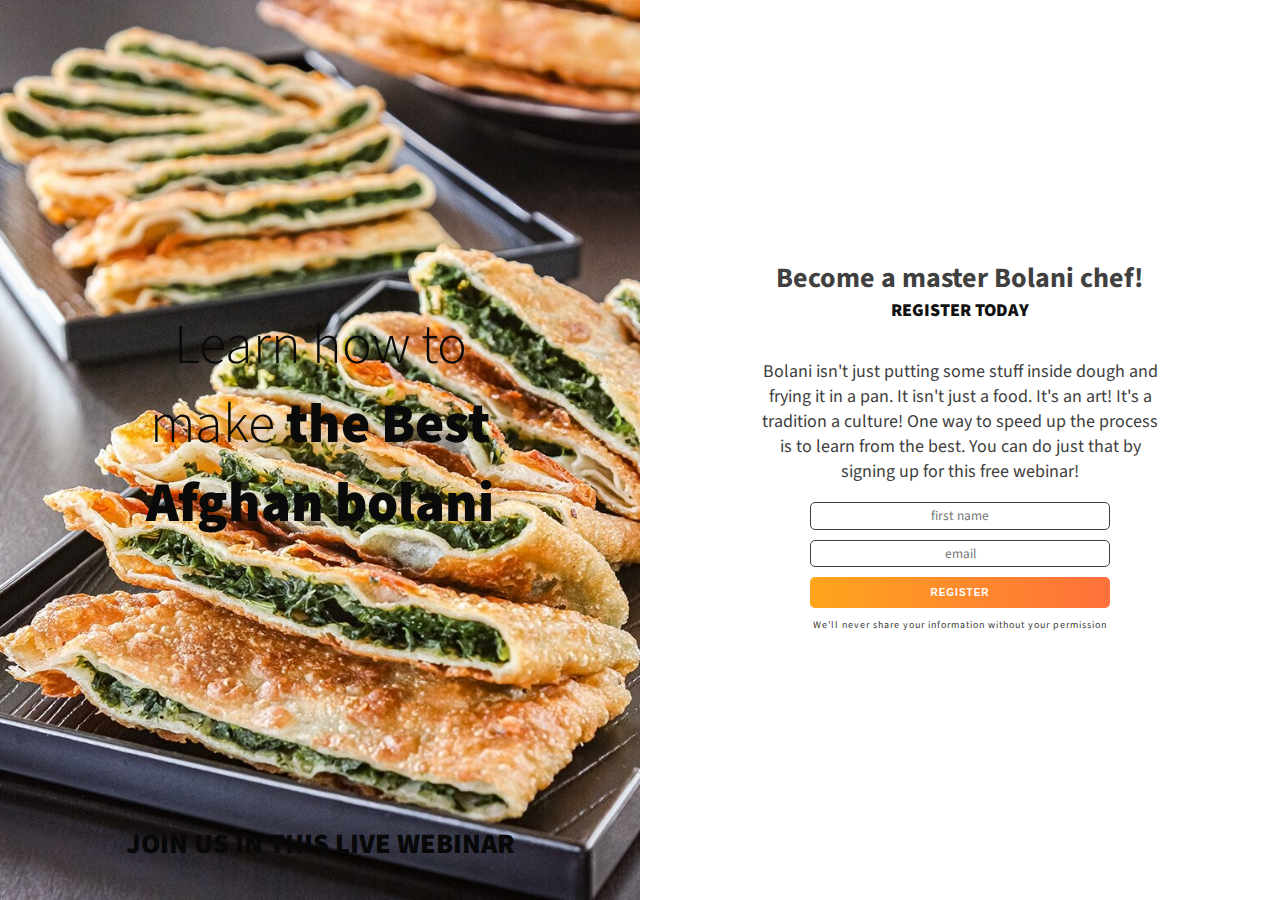
<file: Bolani webinar registration page/index.html>
<!DOCTYPE html>
<html>
    <head>
        <meta charset="UTF-8" />
        <meta name="viewport" content="width=device-width, initial-scale=1" />
        <meta name="author" content="Carlos Rangel" />
        <title>Become a Bolani master!</title>
        <link href="https://fonts.googleapis.com/css?family=Source+Sans+Pro:300,400,900&display=swap" rel="stylesheet">
        <link href="./css/styles.css" rel="stylesheet" />
    </head>


    <body>

        <div class="intro">
            <br>
            <h1>Learn how to make <strong>the Best Afghan bolani</strong></h1>
            <p>Join us in this live webinar</p>
        </div>

        <div class="main-content">
            <h2>Become a master Bolani chef!</h2>
            <p>REGISTER TODAY</p>
            <p>Bolani isn't just putting some stuff inside dough and frying it in a pan. It isn't just a food. 
                It's an art! It's a tradition a culture! One way to speed up the process is to learn from the best. 
                You can do just that by signing up for this free webinar!</p>
            <!-- Form will go here -->

            <form class="email-collector" action="#" method="POST">
                <input type="text" required placeholder="first name">
                <input type="email" required  placeholder="email">
                <button class="btn btn-primary" type="submit">Register</button>
            </form>
            
            <p class="fine-print">We'll never share your information without your permission</p>
        </div>

    </body>

</html>
</file>
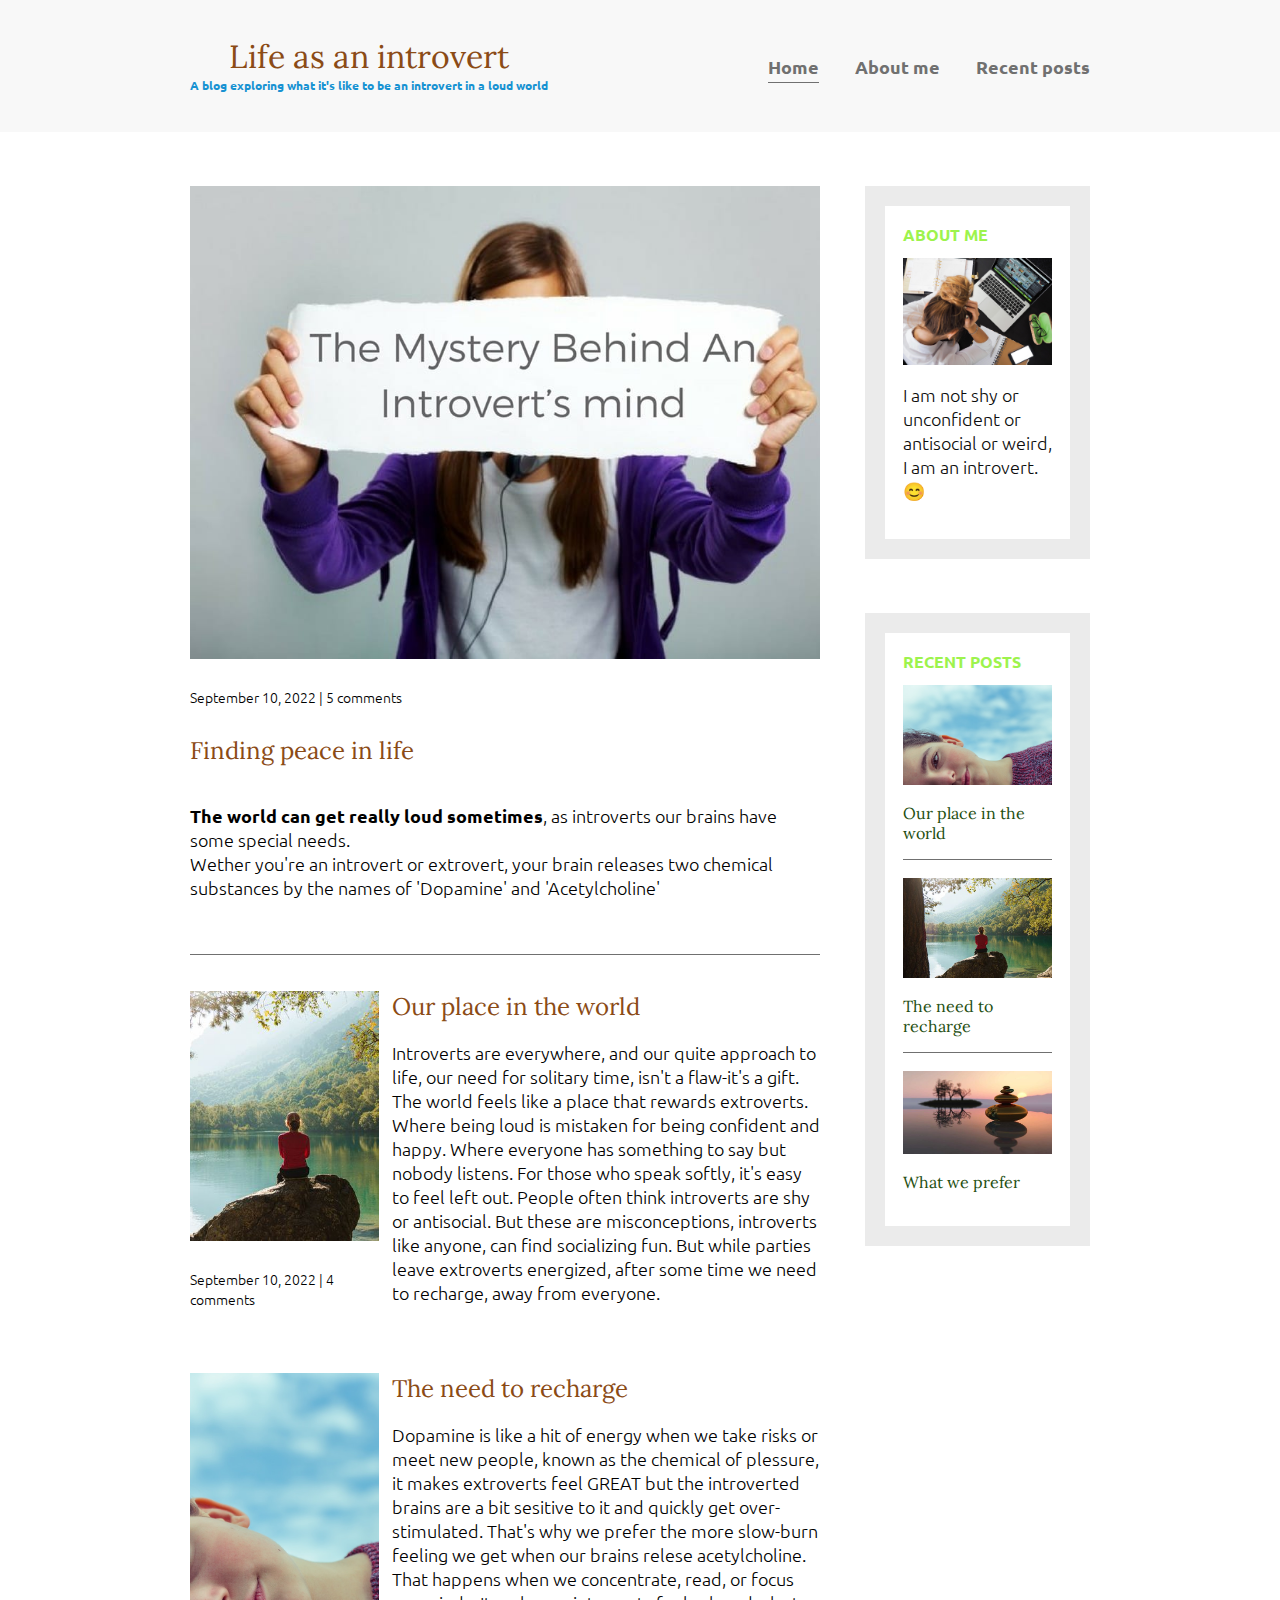
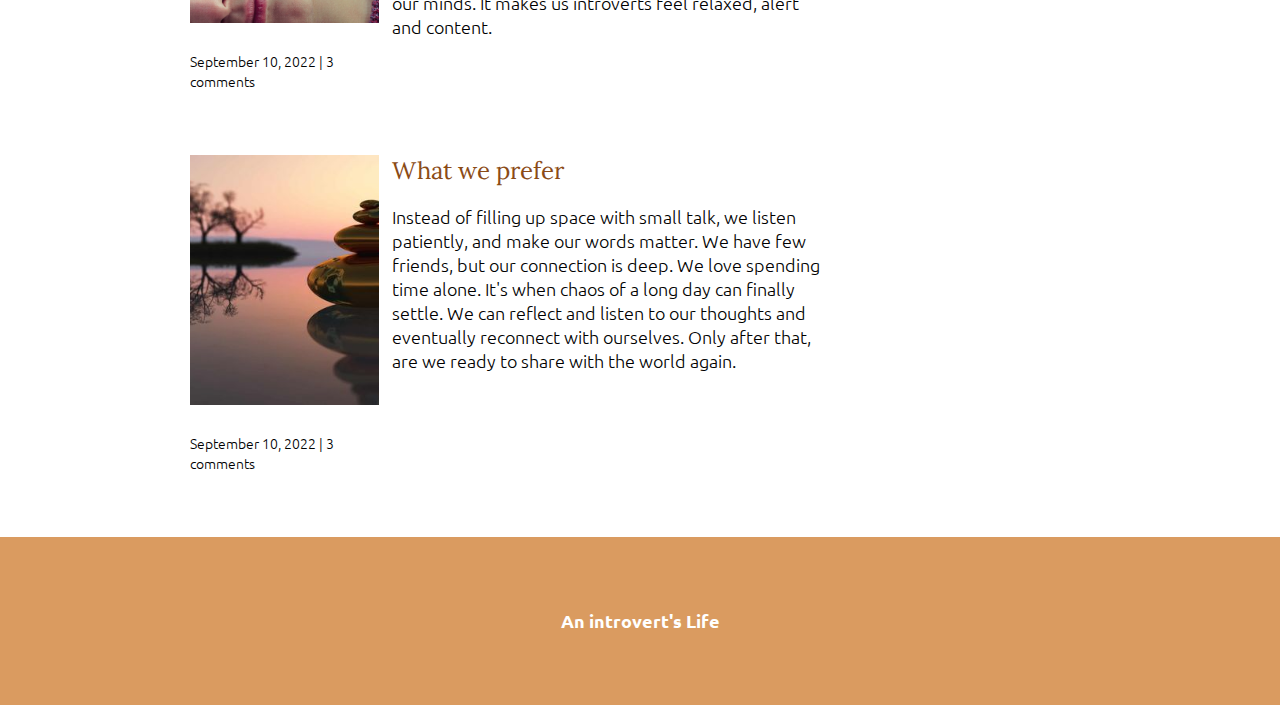
<file: Scrimba module 5 exercise/index.html>
<html>
  <head>
    <meta charset="UTF-8" />
    <meta name="viewport" content="width=device-width, initial-scale=1" />
    <meta name="author" content="webdevterri">
    <link
      href="https://fonts.googleapis.com/css?family=Lora|Ubuntu:300,400,700&display=swap"
      rel="stylesheet"
    />
    <link rel="stylesheet" href="css/styles.css" />
  </head>
  <body>
    <header>
      <div class="container container-flex">
        <div class="site-title">
          <h1>Life as an introvert</h1>
          <p class="subtitle">A blog exploring what it's like to be an introvert in a loud world</p>
        </div>
        <nav>
          <ul>
            <li><a class="current-page" href="index.html">Home</a></li>
            <li><a href="about-me.html">About me</a></li>
            <li><a href="recent-posts.html">Recent posts</a></li>
          </ul>
        </nav>
      </div>
      <!-- / .container -->
    </header>

    <div class="container container-flex">
      <main role="main">
        <article class="article-feature">
          <h2 class="article-title">Finding peace in life</h2>
          <img
            src="img/girl.jpg"
            alt="a girl giving a message"
            class="article-image"
          />
          <p class="article-info">September 10, 2022 | 5 comments</p>
          <p class="article-body">
            <strong>The world can get really loud sometimes</strong>, as introverts our brains have some special needs. <br>
             Wether you're an introvert or extrovert, your brain releases two chemical substances by the names of 'Dopamine' and 'Acetylcholine' 

          </p>
        </article>

        <article class="article-recent">
          <div class="article-recent-main">
            <h2 class="article-title">Our place in the world</h2>
            <p class="article-body">
              Introverts are everywhere, and our quite approach to life, our need for solitary time,
               isn't a flaw-it's a gift. The world feels like a place that rewards extroverts. Where being loud 
               is mistaken for being confident and happy. Where everyone has something to say but nobody listens. 
               For those who speak softly, it's easy to feel left out. People often think introverts are shy or antisocial.
               But these are misconceptions, introverts like anyone, can find socializing fun. But while parties leave extroverts 
               energized, after some time we need to recharge, away from everyone. 
            </p>
          </div>
          <div class="article-recent-secondary">
            <img
              src="img/work.jpg"
              alt="an introvert recharging"
              class="article-image"
            />
            <p class="article-info">September 10, 2022 | 4 comments</p>
          </div>
        </article>

        <article class="article-recent">
          <div class="article-recent-main">
            <h2 class="article-title">The need to recharge</h2>
            <p class="article-body">
              Dopamine is like a hit of energy when we take risks or meet new people, known as the chemical of
               plessure, it makes extroverts feel GREAT 
              but the introverted brains are a bit sesitive to it and quickly get over-stimulated. That's why 
              we prefer the more slow-burn feeling we get
              when our brains relese acetylcholine. That happens when we concentrate, read, or focus our minds.
               It makes us introverts feel relaxed, alert and content. 
            </p>
          </div>
          <div class="article-recent-secondary">
            <img
              src="img/introvert.jpg"
              alt="an introverted girl"
              class="article-image"
            />
            <p class="article-info">September 10, 2022 | 3 comments</p>
          </div>
        </article>

        <article class="article-recent">
          <div class="article-recent-main">
            <h2 class="article-title">What we prefer</h2>
            <p class="article-body">
              Instead of filling up space with small talk, we listen patiently, and make our words matter.
              We have few friends, but our connection is deep. We love spending time alone. It's when chaos of a 
              long day can finally settle. We can reflect and listen to our thoughts and eventually reconnect with ourselves.
              Only after that, are we ready to share with the world again.
            </p>
          </div>
          <div class="article-recent-secondary">
            <img
              src="img/deco.jpg"
              alt="balanced stones"
              class="article-image"
            />
            <p class="article-info">September 10, 2022 | 3 comments</p>
          </div>
        </article>
      </main>

      <aside class="sidebar">
        <div class="sidebar-widget">
          <h2 class="widget-title">About me</h2>
          <img
            src="img/about-me.jpg"
            alt="woman technologist"
            class="widget-image"
          />
          <p class="widget-body">
            I am not shy or unconfident or antisocial or weird, I am an introvert. 😊
          </p>
        </div>

        <div class="sidebar-widget">
          <h2 class="widget-title">Recent posts</h2>
          <div class="widget-recent-post">
            <h3 class="widget-recent-post-title">Our place in the world</h3>
            <img
              src="img/introvert.jpg"
              alt="an introverted girl"
              class="widget-image"
            />
          </div>
          <div class="widget-recent-post">
            <h3 class="widget-recent-post-title">The need to recharge</h3>
            <img
              src="img/work.jpg"
              alt="An introverted recharging"
              class="widget-image"
            />
          </div>
          <div class="widget-recent-post">
            <h3 class="widget-recent-post-title">What we prefer</h3>
            <img
              src="img/deco.jpg"
              alt="Balanced stones."
              class="widget-image"
            />
          </div>
        </div>
      </aside>
    </div>
    <footer>
      <p><strong>An introvert's Life</strong></p>
    </footer>
  </body>
</html>
</file>
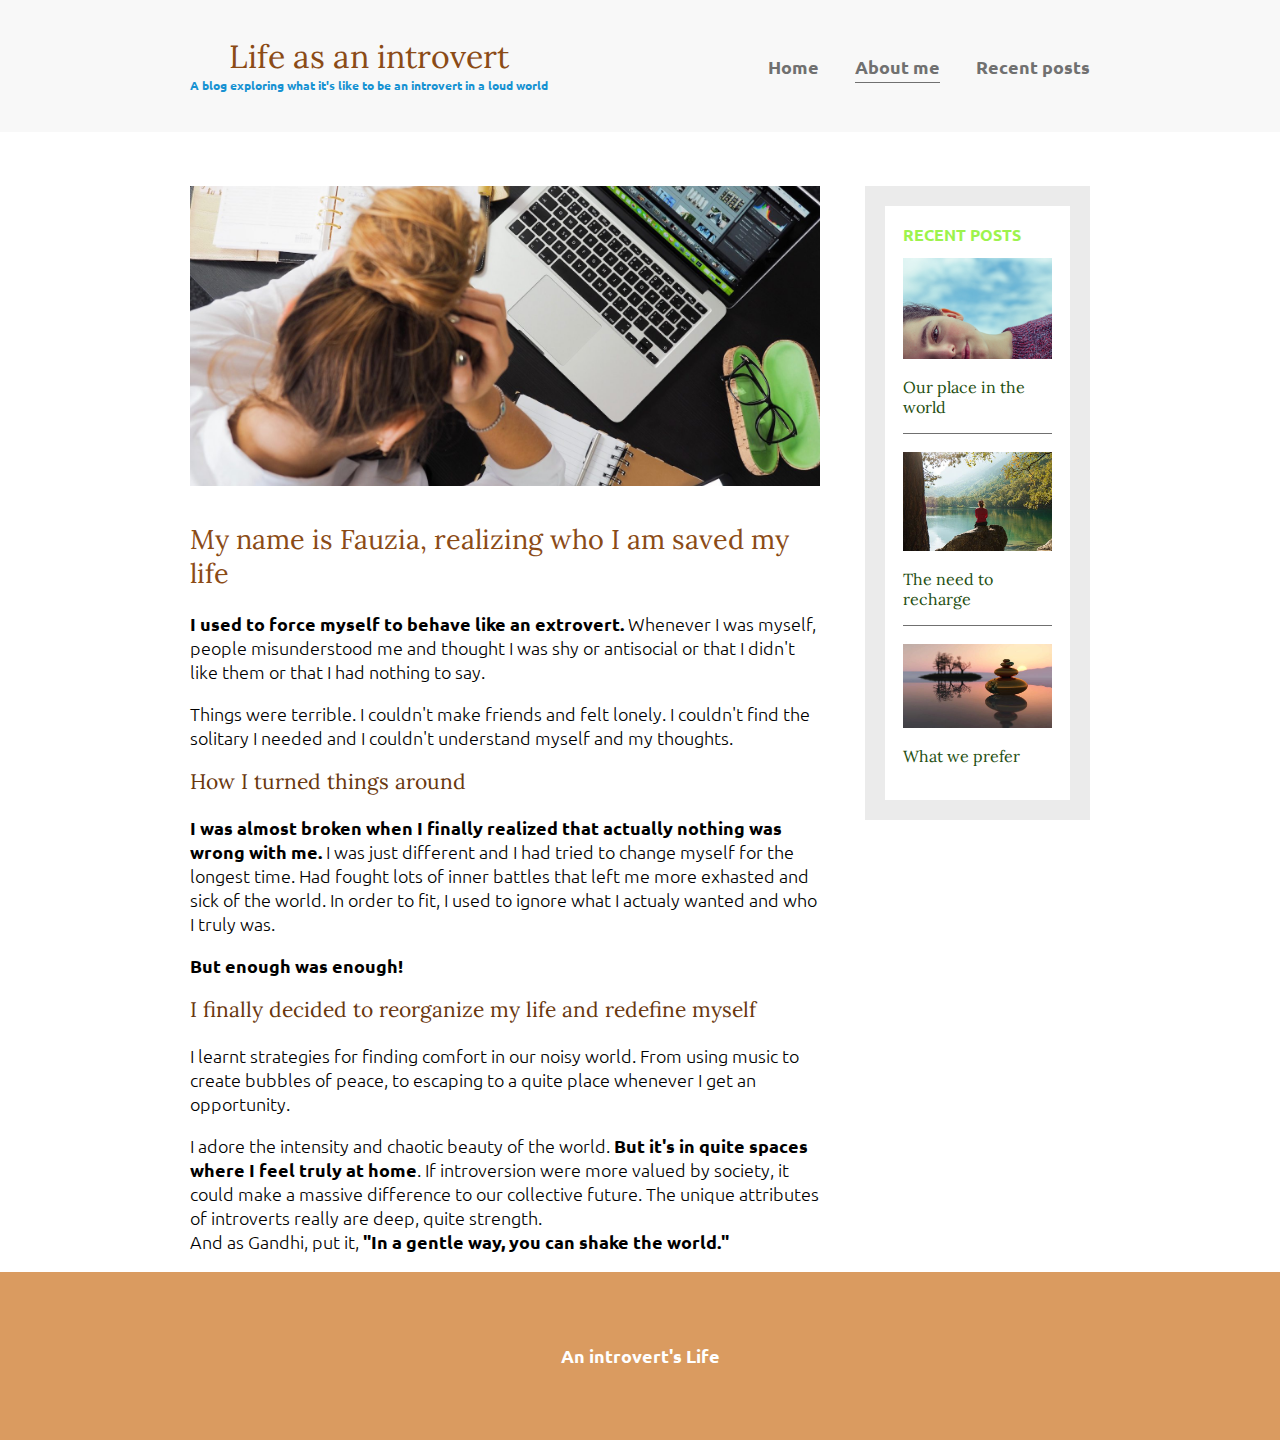
<file: Scrimba module 5 exercise/about-me.html>
<html>
  <head>
    <meta charset="UTF-8" />
    <meta name="viewport" content="width=device-width, initial-scale=1" />
    <meta name="author" content="webdevterri">
    <link
      href="https://fonts.googleapis.com/css?family=Lora|Ubuntu:300,400,700&display=swap"
      rel="stylesheet"
    />
    <link rel="stylesheet" href="css/styles.css" />
  </head>
  <body>
    <header>
      <div class="container container-flex">
        <div class="site-title">
          <h1>Life as an introvert</h1>
          <p class="subtitle">A blog exploring what it's like to be an introvert in a loud world</p>
        </div>
        <nav>
          <ul>
            <li><a href="index.html">Home</a></li>
            <li><a class="current-page" href="about-me.html">About me</a></li>
            <li><a href="recent-posts.html">Recent posts</a></li>
          </ul>
        </nav>
      </div>
      <!-- / .container -->
    </header>

    <div class="container container-flex">
      <main role="main">
        <img
          src="img/about-me.jpg"
          alt="woman technologist."
          class="image-full"
        />
        <h2>My name is Fauzia, realizing who I am saved my life</h2>
        <p>
          <strong>I used to force myself to behave like an extrovert.</strong> Whenever I was myself, people
           misunderstood me and thought I was shy or antisocial or that I didn't like them or that I had nothing 
           to say.
        </p>
        <p>
          Things were terrible. I couldn't make friends and felt lonely. I couldn't find the solitary I needed
           and I couldn't understand myself and my thoughts. <br>

        </p>
        <h3>How I turned things around</h3>
        <p>
          <strong>I was almost broken when I finally realized that actually nothing was wrong with me.</strong>
          I was just different and I had tried to change myself for the longest time. Had fought lots of inner battles that left me more 
          exhasted and sick of the world. In order to fit, I used to ignore what I actualy wanted and who I truly was.
        </p>
        <p>
          <strong>But enough was enough!</strong>
        </p>
        <h3>I finally decided to reorganize my life and redefine myself</h3>
        <p>
          I learnt strategies for finding comfort in our noisy world. From using music to create bubbles of peace,
          to escaping to a quite place whenever I get an opportunity.           
        </p>
        <p>
          I adore the intensity and chaotic beauty of the world.
          <strong
            >But it's in quite spaces where I feel truly at home</strong
          >. If introversion were more valued by society, it could make a massive difference to our collective future.
          The unique attributes of introverts really are deep, quite strength. <br>
          And as Gandhi, put it, <strong>"In a gentle way, you can shake the world."</strong>
        </p>
      </main>

      <aside class="sidebar">
        <div class="sidebar-widget">
          <h2 class="widget-title">Recent posts</h2>
          <div class="widget-recent-post">
            <h3 class="widget-recent-post-title">Our place in the world</h3>
            <img
              src="img/introvert.jpg"
              alt="an introverted girl"
              class="widget-image"
            />
          </div>
          <div class="widget-recent-post">
            <h3 class="widget-recent-post-title">The need to recharge</h3>
            <img
              src="img/work.jpg"
              alt="An introvert recharging."
              class="widget-image"
            />
          </div>
          <div class="widget-recent-post">
            <h3 class="widget-recent-post-title">What we prefer</h3>
            <img
              src="img/deco.jpg"
              alt="Balanced stones."
              class="widget-image"
            />
          </div>
        </div>
      </aside>
    </div>
    <footer>
      <p><strong>An introvert's Life</strong></p>
    </footer>
  </body>
</html>
</file>
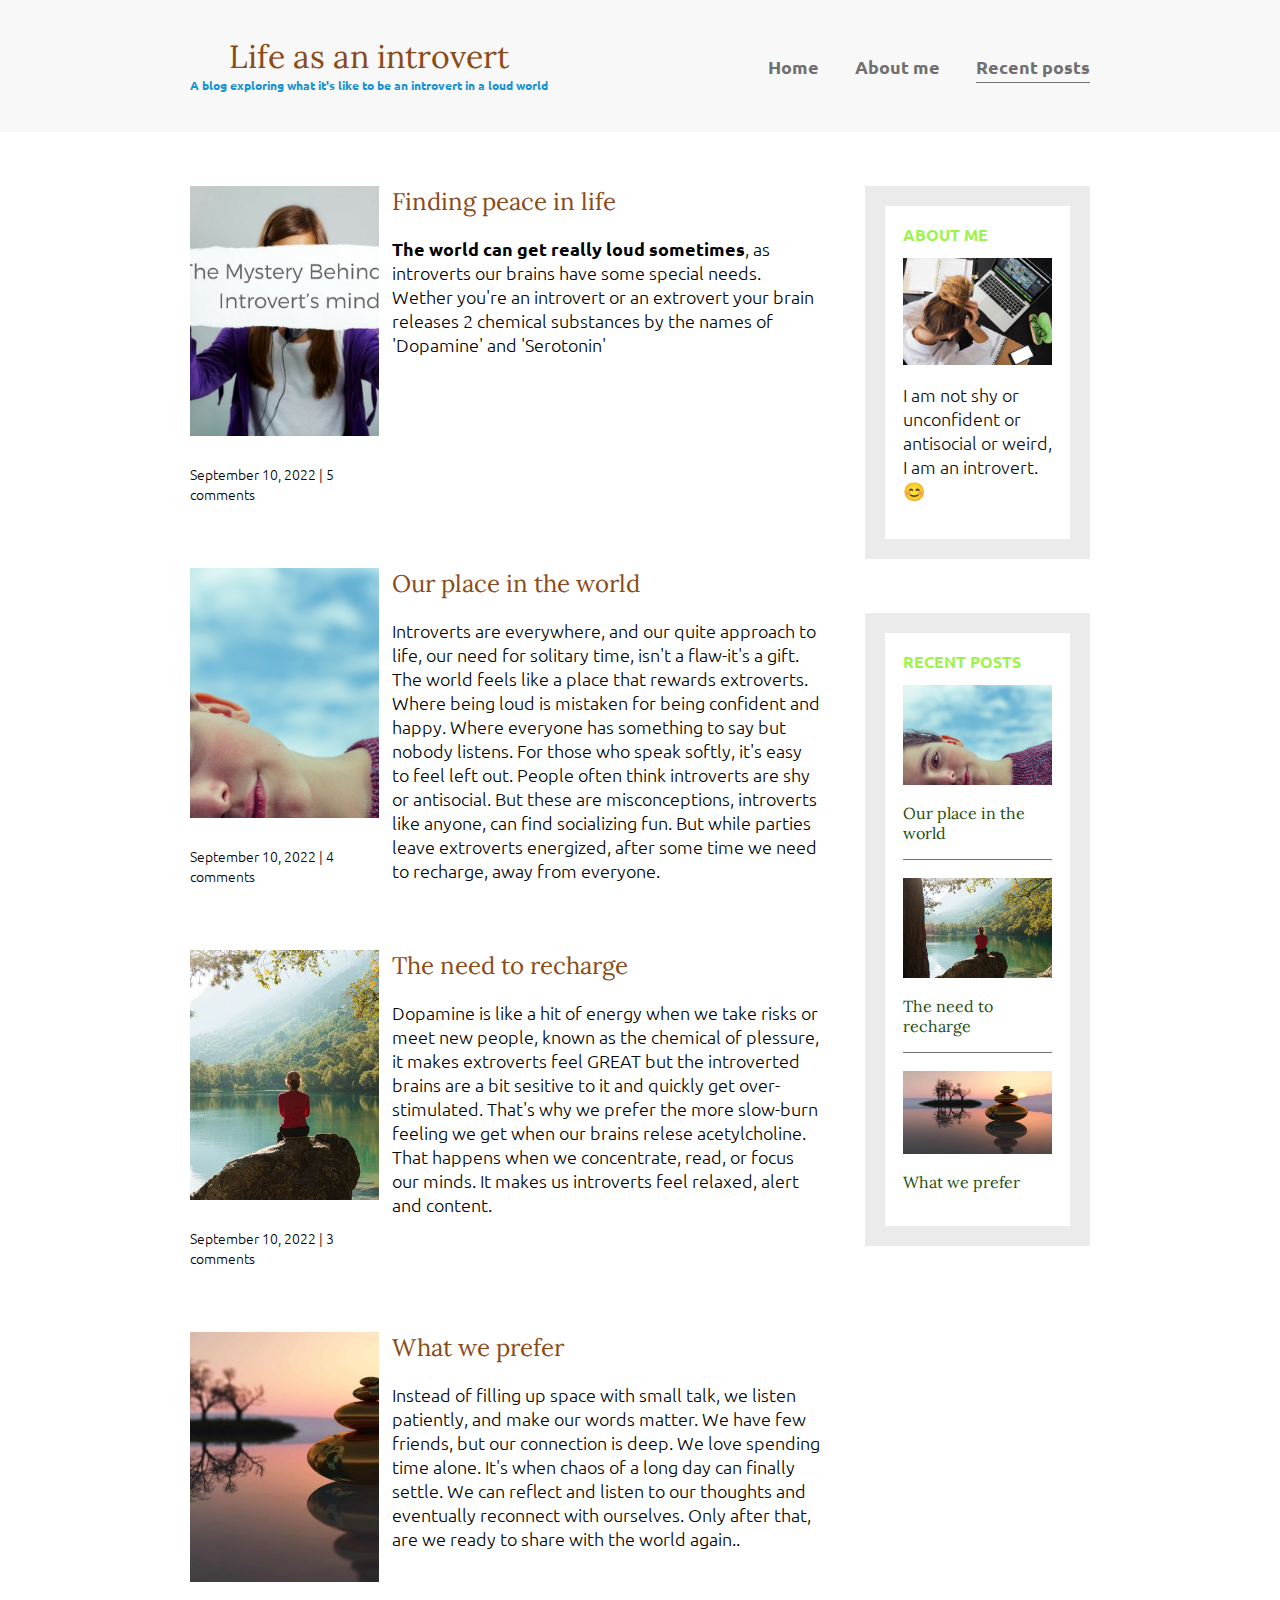
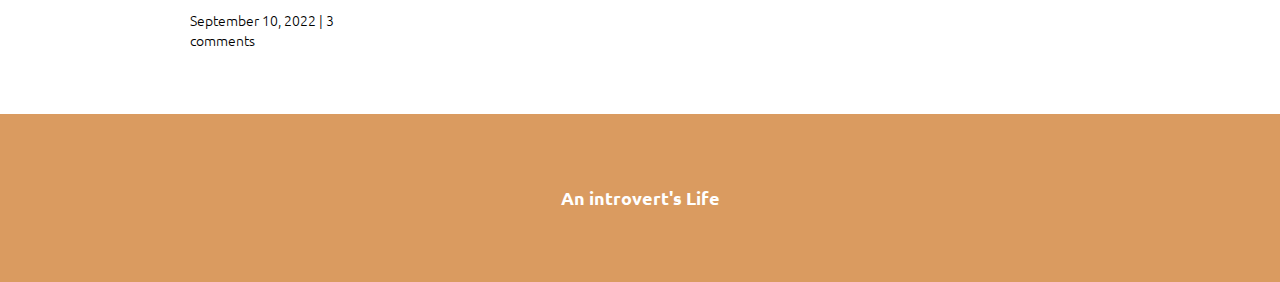
<file: Scrimba module 5 exercise/recent-posts.html>
<html>
  <head>
    <meta charset="UTF-8" />
    <meta name="viewport" content="width=device-width, initial-scale=1" />
    <meta name="author" content="webdevterri" />
    <link
      href="https://fonts.googleapis.com/css?family=Lora|Ubuntu:300,400,700&display=swap"
      rel="stylesheet"
    />
    <link rel="stylesheet" href="css/styles.css" />
  </head>
  <body>
    <header>
      <div class="container container-flex">
        <div class="site-title">
          <h1>Life as an introvert</h1>
          <p class="subtitle">A blog exploring what it's like to be an introvert in a loud world</p>
        </div>
        <nav>
          <ul>
            <li><a href="index.html">Home</a></li>
            <li><a href="about-me.html">About me</a></li>
            <li>
              <a class="current-page" href="recent-posts.html">Recent posts</a>
            </li>
          </ul>
        </nav>
      </div>
      <!-- / .container -->
    </header>

    <div class="container container-flex">
      <main role="main">
        <article class="article-recent">
          <div class="article-recent-main">
            <h2 class="article-title">Finding peace in life</h2>
            <p class="article-body">
              <strong>The world can get really loud sometimes</strong>, as introverts our brains have some special needs. <br>
              Wether you're an introvert or an extrovert your brain releases 2 chemical substances by the names of 'Dopamine' and 'Serotonin'
            </p>
          </div>
          <div class="article-recent-secondary">
            <img
              src="img/girl.jpg"
              alt="a girl giving a message to the world"
              class="article-image"
            />
            <p class="article-info">September 10, 2022 | 5 comments</p>
          </div>
        </article>

        <article class="article-recent">
          <div class="article-recent-main">
            <h2 class="article-title">Our place in the world</h2>
            <p class="article-body">
              Introverts are everywhere, and our quite approach to life, our need for solitary time,
               isn't a flaw-it's a gift. The world feels like a place that rewards extroverts. Where being loud 
               is mistaken for being confident and happy. Where everyone has something to say but nobody listens. 
               For those who speak softly, it's easy to feel left out. People often think introverts are shy or antisocial.
               But these are misconceptions, introverts like anyone, can find socializing fun. But while parties leave extroverts 
               energized, after some time we need to recharge, away from everyone. 
            </p>
          </div>
          <div class="article-recent-secondary">
            <img
              src="img/introvert.jpg"
              alt="an introverted girl"
              class="article-image"
            />
            <p class="article-info">September 10, 2022 | 4 comments</p>
          </div>
        </article>

        <article class="article-recent">
          <div class="article-recent-main">
            <h2 class="article-title">The need to recharge</h2>
            <p class="article-body">
              Dopamine is like a hit of energy when we take risks or meet new people, known as the chemical of
              plessure, it makes extroverts feel GREAT 
             but the introverted brains are a bit sesitive to it and quickly get over-stimulated. That's why 
             we prefer the more slow-burn feeling we get
             when our brains relese acetylcholine. That happens when we concentrate, read, or focus our minds.
              It makes us introverts feel relaxed, alert and content.
            </p>
          </div>
          <div class="article-recent-secondary">
            <img
              src="img/work.jpg"
              alt="An introvert recharging."
              class="article-image"
            />
            <p class="article-info">September 10, 2022 | 3 comments</p>
          </div>
        </article>

        <article class="article-recent">
          <div class="article-recent-main">
            <h2 class="article-title">What we prefer</h2>
            <p class="article-body">
              Instead of filling up space with small talk, we listen patiently, and make our words matter.
              We have few friends, but our connection is deep. We love spending time alone. It's when chaos of a 
              long day can finally settle. We can reflect and listen to our thoughts and eventually reconnect with ourselves.
              Only after that, are we ready to share with the world again..
            </p>
          </div>
          <div class="article-recent-secondary">
            <img
              src="img/deco.jpg"
              alt="Balanced stones."
              class="article-image"
            />
            <p class="article-info">September 10, 2022 | 3 comments</p>
          </div>
        </article>
      </main>

      <aside class="sidebar">
        <div class="sidebar-widget">
          <h2 class="widget-title">About me</h2>
          <img
            src="img/about-me.jpg"
            alt="woman technologist."
            class="widget-image"
          />
          <p class="widget-body">
            I am not shy or unconfident or antisocial or weird, I am an introvert. 😊
          </p>
        </div>

        <div class="sidebar-widget">
          <h2 class="widget-title">Recent posts</h2>
          <div class="widget-recent-post">
            <h3 class="widget-recent-post-title">Our place in the world</h3>
            <img
              src="img/introvert.jpg"
              alt="an introverted girl"
              class="widget-image"
            />
          </div>
          <div class="widget-recent-post">
            <h3 class="widget-recent-post-title">The need to recharge</h3>
            <img
              src="img/work.jpg"
              alt="An introvert recharging."
              class="widget-image"
            />
          </div>
          <div class="widget-recent-post">
            <h3 class="widget-recent-post-title">What we prefer</h3>
            <img
              src="img/deco.jpg"
              alt="Balanced stones"
              class="widget-image"
            />
          </div>
        </div>
      </aside>
    </div>
    <footer>
      <p><strong>An introvert's Life</strong></p>
    </footer>
  </body>
</html>
</file>
<file: Bolani webinar registration page/css/styles.css>
/*  font-family: 'Source Sans Pro', sans-serif;  */

/* border-box evita que el padding se añada a la altura hotal*/
* {
    box-sizing: border-box;
}

body {
    margin: 0;
    font-family: 'Source Sans Pro', sans-serif; 
    font-size: 1rem;
    color: #404040;
    text-align: center;
}


/* =================
   Typography 
   ================= */

h1 {
    font-size: 2.25rem;
    font-weight: 300;
    color: rgb(10, 10, 10);
    margin: 0;
}

h1 + p {
    color: #080808;
    font-weight: 900;
    font-size: 1.3125rem;
    text-transform: uppercase;
    margin: 0;
}

h2 {
    font-size: 1.3125rem;
    margin: 0;
}

h2 + p {
    font-weight: 900;
    color: #111111;
    margin-top: 0;
    text-transform: uppercase;
}


.fine-print {
    font-size: 0.625rem;
    letter-spacing: 1px;
}

strong { font-weight: 900; }


/* =================
   Intro section 
   ================= */
   
.intro {
    background-image: url(../images/bolani.jpg);
    background-size: cover;
    background-color: #404040;
    background-position: center;
    padding: 0 .5em 2em;
    display: flex;
    flex-direction: column;
    justify-content: space-between;
    min-height: 50vh;
}


/* =================
   main-content section 
   ================= */
   
.main-content {
    padding: 2em 1em;
}



.intro > *,
.main-content > * {
    max-width: 400px;
    margin-left: auto;
    margin-right: auto;
}


/* =================
   form
   ================= */
   
.email-collector {
    width: 80%;
    max-width: 300px;
}

input,
.btn {
    width: 100%;
    border-radius: 5px;
}

input {
    font-family: inherit;
    text-align: inherit;
    margin-bottom: .75em;
    padding: .25em;
    border: 1px solid #404040;
    transform: scale(1);
    transition: transform 250ms;
}

input:focus {
    transform: scale(1.1);
}

.btn {
    display: inline-block;
    padding: 1em 1.5em;
    font-size: 0.625rem;
    text-transform: uppercase;
    font-weight: 900;
    letter-spacing: 1px;
    border: 0;
    cursor: pointer;
}

.btn-primary {
    background-image: linear-gradient(to left, #FF713B, #FFA51D);
    color: white;
    /*transition: color 1s;*/
    transform: scale(1);
    transition: transform 250ms;
}

.btn-primary:hover,
.btn-primary:focus {
    /*color: black;*/
    transform: scale(1.1);
}

/* =================
   media queries 
   ================= */
   
@media (min-width: 500px) {
    body {
        font-size: 1.125rem;
        display: flex;
    }
    
    h1 {
        font-size: 3.5rem;
    }
    
    h2,
    h1 + p {
        font-size: 1.75rem;
    }
    
    .intro,
    .main-content {
        width: 50%;
        min-height: 100vh;
    }
    
    .main-content {
        display: flex;
        flex-direction: column;
        justify-content: center;
    }
}
</file>
<file: Scrimba module 5 exercise/css/styles.css>
/*  Fonts
-----
font-family: 'Lora', serif;
font-family: 'Ubuntu', sans-serif;
*/

body {
  margin: 0;
  font-family: "Ubuntu", sans-serif;
  font-size: 1.125rem;
  font-weight: 300;
}

img {
  max-width: 100%;
  display: block;
}

.image-full {
  width: 100%;
  max-height: 300px;
  object-fit: cover;
  margin-bottom: 2em;
}

/* =================
TYPOGRAPHY
================= */
h1,
h2,
h3 {
  font-family: "Lora", serif;
  font-weight: 400;
  color: #8b4b16;
  margin-top: 0;
}

h1 {
  font-size: 2rem;
  margin: 0;
}

h3 {
  color: #69370d;
  font-family: 'Lora', serif;
  font-size: 1.3125rem;
}

a {
  color: #bb9b0e;
  font-weight: bolder;
}

a:hover,
a:focus {
  color: #f8a408;
}

strong {
  font-weight: 700;
}

/* Logo Subtitle */
.subtitle {
  font-weight: 700;
  color: #1792d2;
  font-size: 0.75rem;
  margin: 0;
}

.article-title {
  font-size: 1.5rem;
}

.article-read-more,
.article-info {
  font-size: 0.875rem;
}

.article-read-more {
  color: #1792d2;
  text-decoration: none;
  font-weight: 700;
}

.article-read-more:hover,
.article-read-more:focus {
  color: #331f04;
  text-decoration: underline;
}

.article-info {
  margin: 2em 0;
}

/* =================
LAYOUT
================= */

.container {
  width: 90%;
  max-width: 900px;
  margin: 0 auto;
}

.container-flex {
  display: flex;
  flex-direction: column;
  justify-content: space-between;
}

header {
  background: #f8f8f8;
  padding: 2em 0;
  margin-bottom: 3em;
  text-align: center;
}

footer {
  background: #da9b60;
  color: white;
  text-align: center;
  padding: 3em;
}

@media (min-width: 675px) {
  .container-flex {
    flex-direction: row;
  }
  main {
    width: 70%;
  }
  aside {
    width: 25%;
    min-width: 200px;
    margin-left: 1em;
  }
}

/* NAVIGATION */

nav ul {
  list-style: none;
  padding: 0;
  display: flex;
  justify-content: center;
}

nav li {
  margin-left: 2em;
}

nav a {
  text-decoration: none;
  color: #707070;
  font-weight: 700;
  padding: 0.25em 0;
}

nav a:hover,
nav a:focus {
  color: #d4ae44;
}

.current-page {
  border-bottom: 1px solid #707070;
}

.current-page:hover {
  color: #707070;
}

@media (max-width: 675px) {
  nav ul {
    flex-direction: column;
  }

  nav li {
    margin: 0.5em 0;
  }
}

/* ARTICLES */

.article-feature {
  border-bottom: solid 1px #707070;
  padding-bottom: 2em;
  margin-bottom: 2em;
}

.article-recent {
  display: flex;
  flex-direction: column;
  margin-bottom: 2em;
}

.article-recent-main {
  order: 2;
}

.article-recent-secondary {
  order: 1;
}

@media (min-width: 675px) {
  .article-recent {
    flex-direction: row;
    justify-content: space-between;
  }
  .article-recent-main {
    width: 68%;
  }
  .article-recent-secondary {
    width: 30%;
  }
  .article-image {
    width: 100%;
    min-height: 250px;
    object-fit: cover;
    /* object-position: left;
    This works for the last image but ruins the first two. Add class to last image and use this! */
  }

  .article-feature {
    display: flex;
    flex-direction: column;
  }
  .article-image {
    order: -2;
  }
  .article-info {
    order: -1;
  }
}

/* SIDEBAR WIDGET */
.sidebar-widget {
  border: #ebebeb solid 20px;
  margin-bottom: 3em;
  padding: 1em;
}

.widget-title {
  font-family: "Ubuntu", sans-serif;
  color: #9df34d;
  text-transform: uppercase;
  font-weight: 700;
}

.widget-recent-post-title {
  color: #234e10;
  font-family: "Lora", serif;
  order: 2;
}

.widget-title,
.widget-recent-post-title {
  font-size: 1rem;
}

.widget-body {
  color: #0c0c0c;
  font-weight: 300;
}

.widget-recent-post {
  display: flex;
  flex-direction: column;  
  border-bottom: solid 1px #707070 ;
  margin-bottom: 1em;
}

.widget-recent-post:last-child {
  border: 0;
  margin: 0;
}

.widget-image {
  margin-bottom: 1em;
  order: 1;
}
</file>
